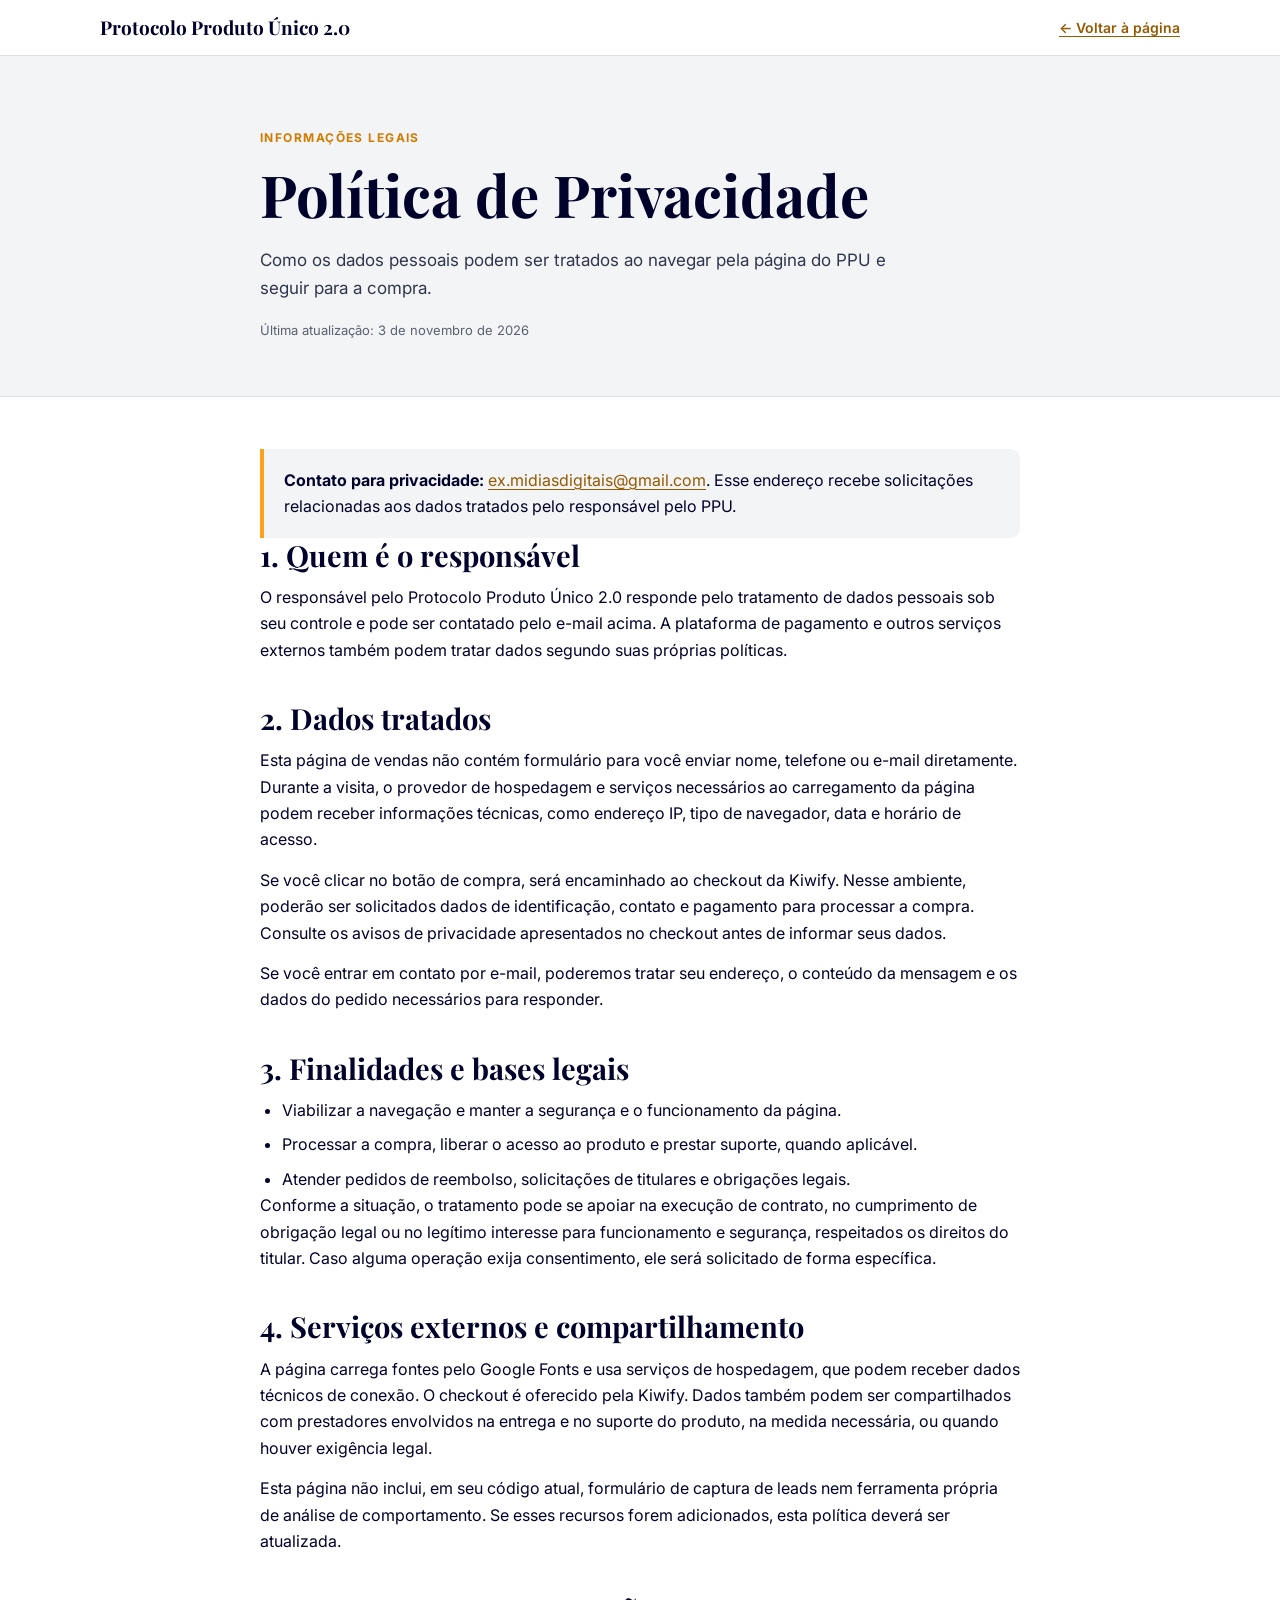
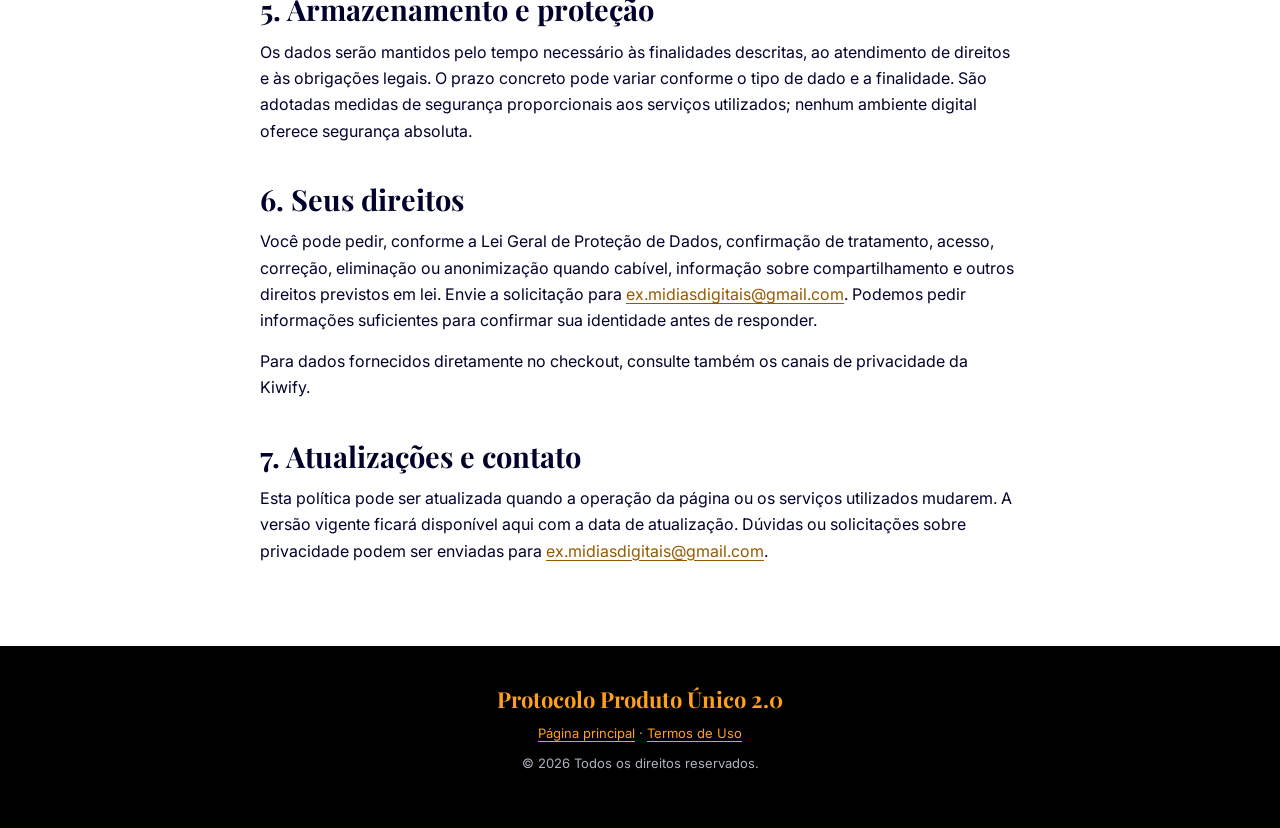
<file: deploy-vercel/politica-de-privacidade.html>
<!doctype html>
<html lang="pt-BR">
<head>
  <meta charset="utf-8">
  <meta name="viewport" content="width=device-width, initial-scale=1">
  <meta name="description" content="Política de Privacidade do Protocolo Produto Único 2.0.">
  <title>Política de Privacidade | Protocolo Produto Único 2.0</title>
  <link rel="icon" type="image/svg+xml" href="data:image/svg+xml,%3Csvg xmlns='http://www.w3.org/2000/svg' viewBox='0 0 64 64'%3E%3Crect width='64' height='64' rx='14' fill='%2311131b'/%3E%3Cpath d='M32 10 52 32 32 54 12 32Z' fill='%23ffa01c'/%3E%3Cpath d='M32 18 44 32 32 46 20 32Z' fill='%2311131b'/%3E%3Ccircle cx='32' cy='32' r='5' fill='%23ffa01c'/%3E%3C/svg%3E">
  <link rel="stylesheet" href="legal.css">
</head>
<body>
  <header class="topbar"><div class="topbar__inner">
    <a class="brand" href="index.html">Protocolo Produto Único <span>2.0</span></a>
    <a class="back" href="index.html">← Voltar à página</a>
  </div></header>
  <main>
    <div class="hero"><div class="hero__inner">
      <p class="eyebrow">Informações legais</p>
      <h1>Política de Privacidade</h1>
      <p class="lead">Como os dados pessoais podem ser tratados ao navegar pela página do PPU e seguir para a compra.</p>
      <p class="updated">Última atualização: 3 de novembro de 2026</p>
    </div></div>
    <article class="content">
      <div class="notice"><strong>Contato para privacidade:</strong> <a href="mailto:ex.midiasdigitais@gmail.com">ex.midiasdigitais@gmail.com</a>. Esse endereço recebe solicitações relacionadas aos dados tratados pelo responsável pelo PPU.</div>
      <section><h2>1. Quem é o responsável</h2>
        <p>O responsável pelo Protocolo Produto Único 2.0 responde pelo tratamento de dados pessoais sob seu controle e pode ser contatado pelo e-mail acima. A plataforma de pagamento e outros serviços externos também podem tratar dados segundo suas próprias políticas.</p>
      </section>
      <section><h2>2. Dados tratados</h2>
        <p>Esta página de vendas não contém formulário para você enviar nome, telefone ou e-mail diretamente. Durante a visita, o provedor de hospedagem e serviços necessários ao carregamento da página podem receber informações técnicas, como endereço IP, tipo de navegador, data e horário de acesso.</p>
        <p>Se você clicar no botão de compra, será encaminhado ao checkout da Kiwify. Nesse ambiente, poderão ser solicitados dados de identificação, contato e pagamento para processar a compra. Consulte os avisos de privacidade apresentados no checkout antes de informar seus dados.</p>
        <p>Se você entrar em contato por e-mail, poderemos tratar seu endereço, o conteúdo da mensagem e os dados do pedido necessários para responder.</p>
      </section>
      <section><h2>3. Finalidades e bases legais</h2>
        <ul>
          <li>Viabilizar a navegação e manter a segurança e o funcionamento da página.</li>
          <li>Processar a compra, liberar o acesso ao produto e prestar suporte, quando aplicável.</li>
          <li>Atender pedidos de reembolso, solicitações de titulares e obrigações legais.</li>
        </ul>
        <p>Conforme a situação, o tratamento pode se apoiar na execução de contrato, no cumprimento de obrigação legal ou no legítimo interesse para funcionamento e segurança, respeitados os direitos do titular. Caso alguma operação exija consentimento, ele será solicitado de forma específica.</p>
      </section>
      <section><h2>4. Serviços externos e compartilhamento</h2>
        <p>A página carrega fontes pelo Google Fonts e usa serviços de hospedagem, que podem receber dados técnicos de conexão. O checkout é oferecido pela Kiwify. Dados também podem ser compartilhados com prestadores envolvidos na entrega e no suporte do produto, na medida necessária, ou quando houver exigência legal.</p>
        <p>Esta página não inclui, em seu código atual, formulário de captura de leads nem ferramenta própria de análise de comportamento. Se esses recursos forem adicionados, esta política deverá ser atualizada.</p>
      </section>
      <section><h2>5. Armazenamento e proteção</h2>
        <p>Os dados serão mantidos pelo tempo necessário às finalidades descritas, ao atendimento de direitos e às obrigações legais. O prazo concreto pode variar conforme o tipo de dado e a finalidade. São adotadas medidas de segurança proporcionais aos serviços utilizados; nenhum ambiente digital oferece segurança absoluta.</p>
      </section>
      <section><h2>6. Seus direitos</h2>
        <p>Você pode pedir, conforme a Lei Geral de Proteção de Dados, confirmação de tratamento, acesso, correção, eliminação ou anonimização quando cabível, informação sobre compartilhamento e outros direitos previstos em lei. Envie a solicitação para <a href="mailto:ex.midiasdigitais@gmail.com">ex.midiasdigitais@gmail.com</a>. Podemos pedir informações suficientes para confirmar sua identidade antes de responder.</p>
        <p>Para dados fornecidos diretamente no checkout, consulte também os canais de privacidade da Kiwify.</p>
      </section>
      <section><h2>7. Atualizações e contato</h2>
        <p>Esta política pode ser atualizada quando a operação da página ou os serviços utilizados mudarem. A versão vigente ficará disponível aqui com a data de atualização. Dúvidas ou solicitações sobre privacidade podem ser enviadas para <a href="mailto:ex.midiasdigitais@gmail.com">ex.midiasdigitais@gmail.com</a>.</p>
      </section>
    </article>
  </main>
  <footer class="footer"><p class="footer__brand">Protocolo Produto Único 2.0</p><p><a href="index.html">Página principal</a> · <a href="termos-de-uso.html">Termos de Uso</a></p><p>© 2026 Todos os direitos reservados.</p></footer>
</body>
</html>
</file>
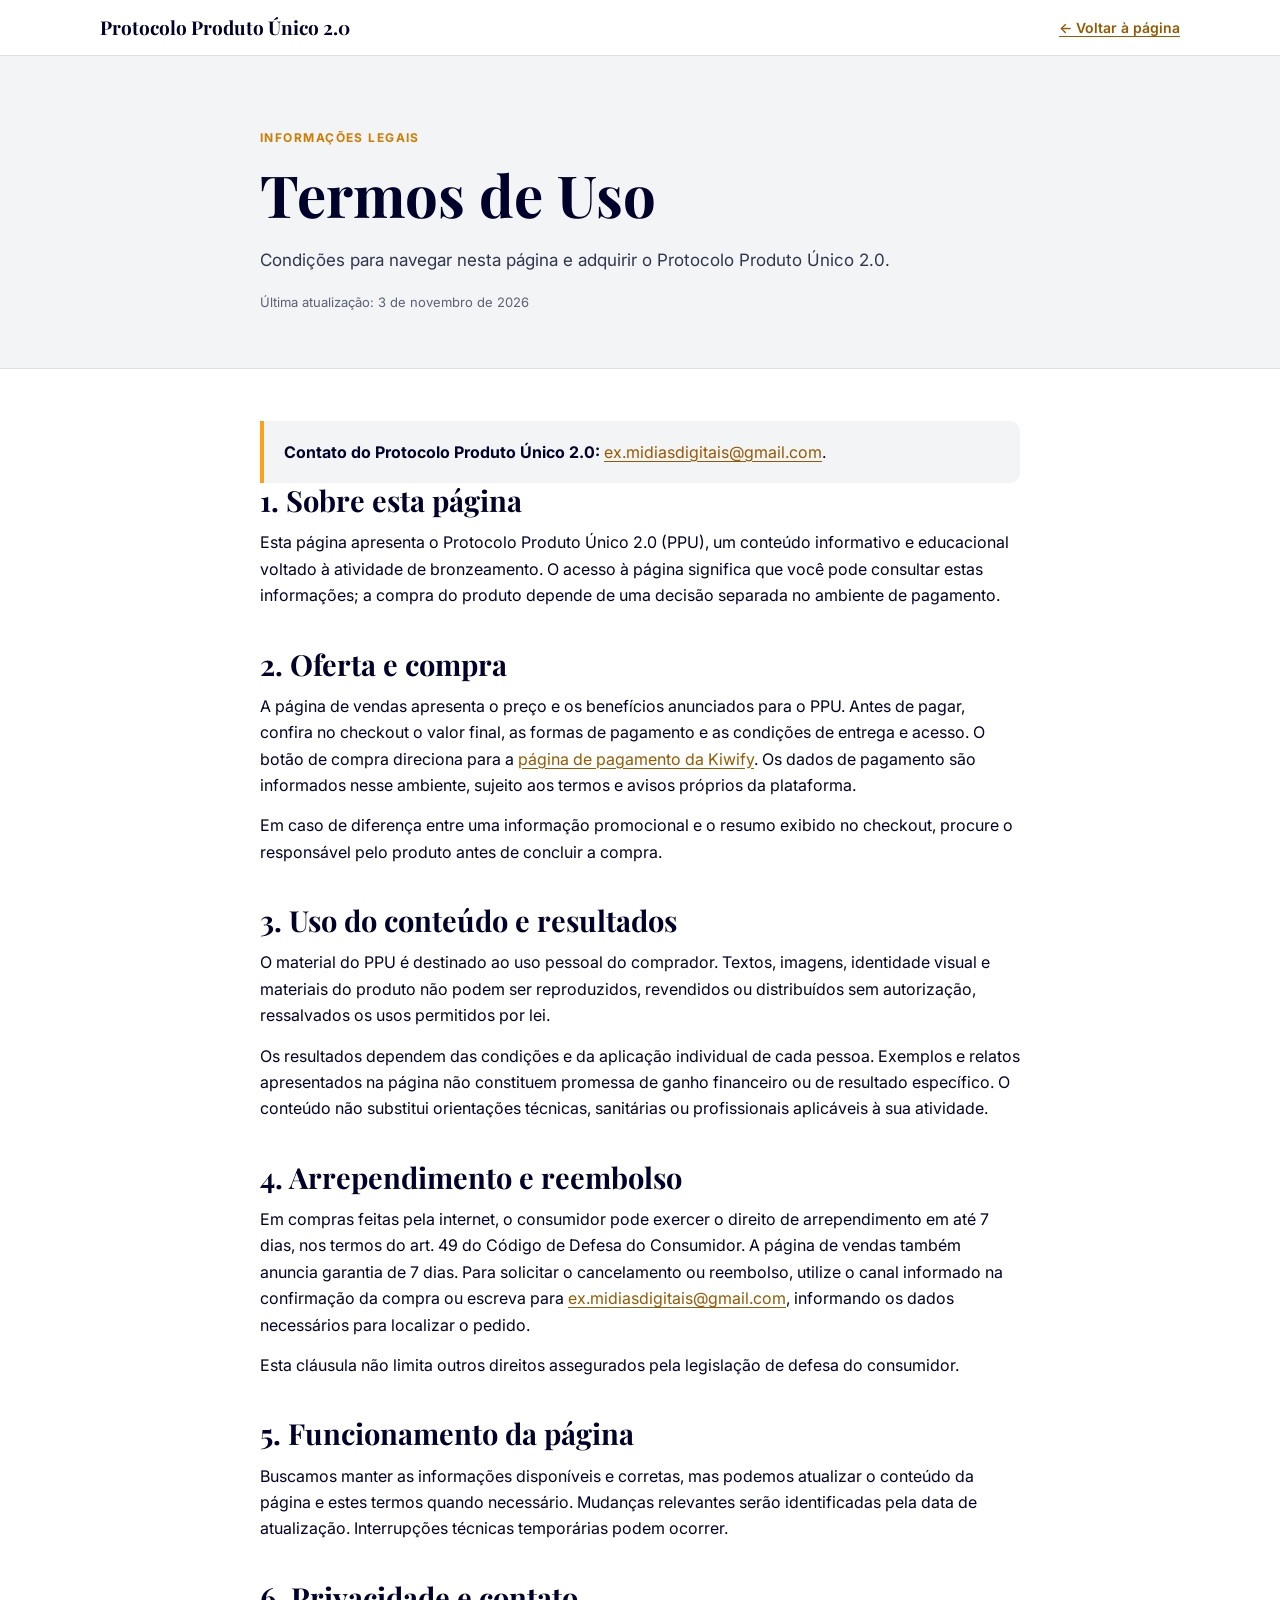
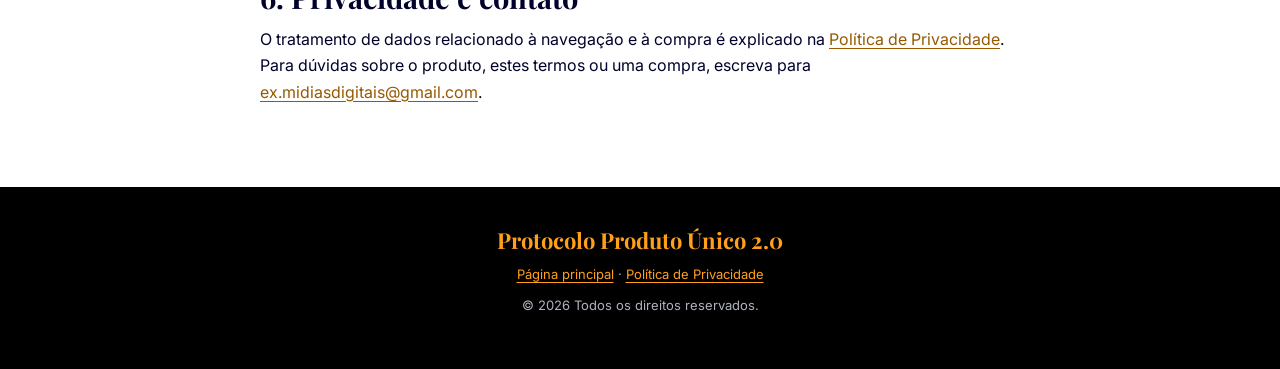
<file: deploy-vercel/termos-de-uso.html>
<!doctype html>
<html lang="pt-BR">
<head>
  <meta charset="utf-8">
  <meta name="viewport" content="width=device-width, initial-scale=1">
  <meta name="description" content="Termos de Uso do Protocolo Produto Único 2.0.">
  <title>Termos de Uso | Protocolo Produto Único 2.0</title>
  <link rel="icon" type="image/svg+xml" href="data:image/svg+xml,%3Csvg xmlns='http://www.w3.org/2000/svg' viewBox='0 0 64 64'%3E%3Crect width='64' height='64' rx='14' fill='%2311131b'/%3E%3Cpath d='M32 10 52 32 32 54 12 32Z' fill='%23ffa01c'/%3E%3Cpath d='M32 18 44 32 32 46 20 32Z' fill='%2311131b'/%3E%3Ccircle cx='32' cy='32' r='5' fill='%23ffa01c'/%3E%3C/svg%3E">
  <link rel="stylesheet" href="legal.css">
</head>
<body>
  <header class="topbar"><div class="topbar__inner">
    <a class="brand" href="index.html">Protocolo Produto Único <span>2.0</span></a>
    <a class="back" href="index.html">← Voltar à página</a>
  </div></header>
  <main>
    <div class="hero"><div class="hero__inner">
      <p class="eyebrow">Informações legais</p>
      <h1>Termos de Uso</h1>
      <p class="lead">Condições para navegar nesta página e adquirir o Protocolo Produto Único 2.0.</p>
      <p class="updated">Última atualização: 3 de novembro de 2026</p>
    </div></div>
    <article class="content">
      <div class="notice"><strong>Contato do Protocolo Produto Único 2.0:</strong> <a href="mailto:ex.midiasdigitais@gmail.com">ex.midiasdigitais@gmail.com</a>.</div>
      <section><h2>1. Sobre esta página</h2>
        <p>Esta página apresenta o Protocolo Produto Único 2.0 (PPU), um conteúdo informativo e educacional voltado à atividade de bronzeamento. O acesso à página significa que você pode consultar estas informações; a compra do produto depende de uma decisão separada no ambiente de pagamento.</p>
      </section>
      <section><h2>2. Oferta e compra</h2>
        <p>A página de vendas apresenta o preço e os benefícios anunciados para o PPU. Antes de pagar, confira no checkout o valor final, as formas de pagamento e as condições de entrega e acesso. O botão de compra direciona para a <a href="https://pay.kiwify.com.br/AJjeR23" target="_blank" rel="noopener noreferrer">página de pagamento da Kiwify</a>. Os dados de pagamento são informados nesse ambiente, sujeito aos termos e avisos próprios da plataforma.</p>
        <p>Em caso de diferença entre uma informação promocional e o resumo exibido no checkout, procure o responsável pelo produto antes de concluir a compra.</p>
      </section>
      <section><h2>3. Uso do conteúdo e resultados</h2>
        <p>O material do PPU é destinado ao uso pessoal do comprador. Textos, imagens, identidade visual e materiais do produto não podem ser reproduzidos, revendidos ou distribuídos sem autorização, ressalvados os usos permitidos por lei.</p>
        <p>Os resultados dependem das condições e da aplicação individual de cada pessoa. Exemplos e relatos apresentados na página não constituem promessa de ganho financeiro ou de resultado específico. O conteúdo não substitui orientações técnicas, sanitárias ou profissionais aplicáveis à sua atividade.</p>
      </section>
      <section><h2>4. Arrependimento e reembolso</h2>
        <p>Em compras feitas pela internet, o consumidor pode exercer o direito de arrependimento em até 7 dias, nos termos do art. 49 do Código de Defesa do Consumidor. A página de vendas também anuncia garantia de 7 dias. Para solicitar o cancelamento ou reembolso, utilize o canal informado na confirmação da compra ou escreva para <a href="mailto:ex.midiasdigitais@gmail.com">ex.midiasdigitais@gmail.com</a>, informando os dados necessários para localizar o pedido.</p>
        <p>Esta cláusula não limita outros direitos assegurados pela legislação de defesa do consumidor.</p>
      </section>
      <section><h2>5. Funcionamento da página</h2>
        <p>Buscamos manter as informações disponíveis e corretas, mas podemos atualizar o conteúdo da página e estes termos quando necessário. Mudanças relevantes serão identificadas pela data de atualização. Interrupções técnicas temporárias podem ocorrer.</p>
      </section>
      <section><h2>6. Privacidade e contato</h2>
        <p>O tratamento de dados relacionado à navegação e à compra é explicado na <a href="politica-de-privacidade.html">Política de Privacidade</a>. Para dúvidas sobre o produto, estes termos ou uma compra, escreva para <a href="mailto:ex.midiasdigitais@gmail.com">ex.midiasdigitais@gmail.com</a>.</p>
      </section>
    </article>
  </main>
  <footer class="footer"><p class="footer__brand">Protocolo Produto Único 2.0</p><p><a href="index.html">Página principal</a> · <a href="politica-de-privacidade.html">Política de Privacidade</a></p><p>© 2026 Todos os direitos reservados.</p></footer>
</body>
</html>
</file>
<file: deploy-vercel/legal.css>
@import url('https://fonts.googleapis.com/css2?family=Playfair+Display:wght@600;700&family=Inter:wght@400;500;600;700&display=swap');

:root { --ink:#00022b; --accent:#ffa01c; --pale:#f2f4f5; --line:#dbe0e5; }
*,*::before,*::after { box-sizing:border-box; }
body { margin:0; color:var(--ink); background:#fff; font-family:Inter,Arial,sans-serif; line-height:1.65; }
a { color:#965900; text-underline-offset:3px; }
a:hover { color:#704100; }
a:focus-visible { outline:3px solid var(--accent); outline-offset:4px; }
.topbar { padding:16px 24px; border-bottom:1px solid var(--line); background:#fff; }
.topbar__inner { display:flex; align-items:center; justify-content:space-between; gap:20px; width:min(100%,1080px); margin:auto; }
.brand { color:var(--ink); font:700 19px/1.2 'Playfair Display',Georgia,serif; text-decoration:none; }
.back { font-size:14px; font-weight:600; }
.hero { padding:72px 24px 54px; background:var(--pale); border-bottom:1px solid var(--line); }
.hero__inner { width:min(100%,760px); margin:auto; }
.eyebrow { margin:0 0 12px; color:#d17b00; font-size:12px; font-weight:700; letter-spacing:.12em; text-transform:uppercase; }
h1,h2 { font-family:'Playfair Display',Georgia,serif; line-height:1.18; }
h1 { margin:0; font-size:clamp(36px,6vw,58px); }
.lead { max-width:650px; margin:18px 0 0; color:#30364c; font-size:17px; }
.updated { margin:18px 0 0; color:#5b6172; font-size:13px; }
.content { width:min(100% - 40px,760px); margin:0 auto; padding:52px 0 82px; }
.content section + section { margin-top:38px; }
h2 { margin:0 0 12px; font-size:clamp(23px,3vw,29px); }
p { margin:0 0 14px; }
p:last-child { margin-bottom:0; }
ul { margin:10px 0 0; padding-left:22px; }
li + li { margin-top:8px; }
.notice { padding:18px 20px; border-left:4px solid var(--accent); border-radius:0 10px 10px 0; background:var(--pale); }
.notice strong { color:var(--ink); }
.footer { padding:38px 24px 44px; background:#000; color:#aeb2bf; text-align:center; font-size:13px; }
.footer p { margin:0 0 9px; }
.footer a { color:var(--accent); }
.footer__brand { color:var(--accent); font:700 22px 'Playfair Display',Georgia,serif; }
@media (max-width:600px) {
  .topbar { padding:15px 16px; }
  .brand { font-size:16px; }
  .back { font-size:12px; }
  .hero { padding:48px 20px 38px; }
  .lead { font-size:15px; }
  .content { width:calc(100% - 36px); padding:38px 0 64px; }
  .content section + section { margin-top:32px; }
}
</file>
